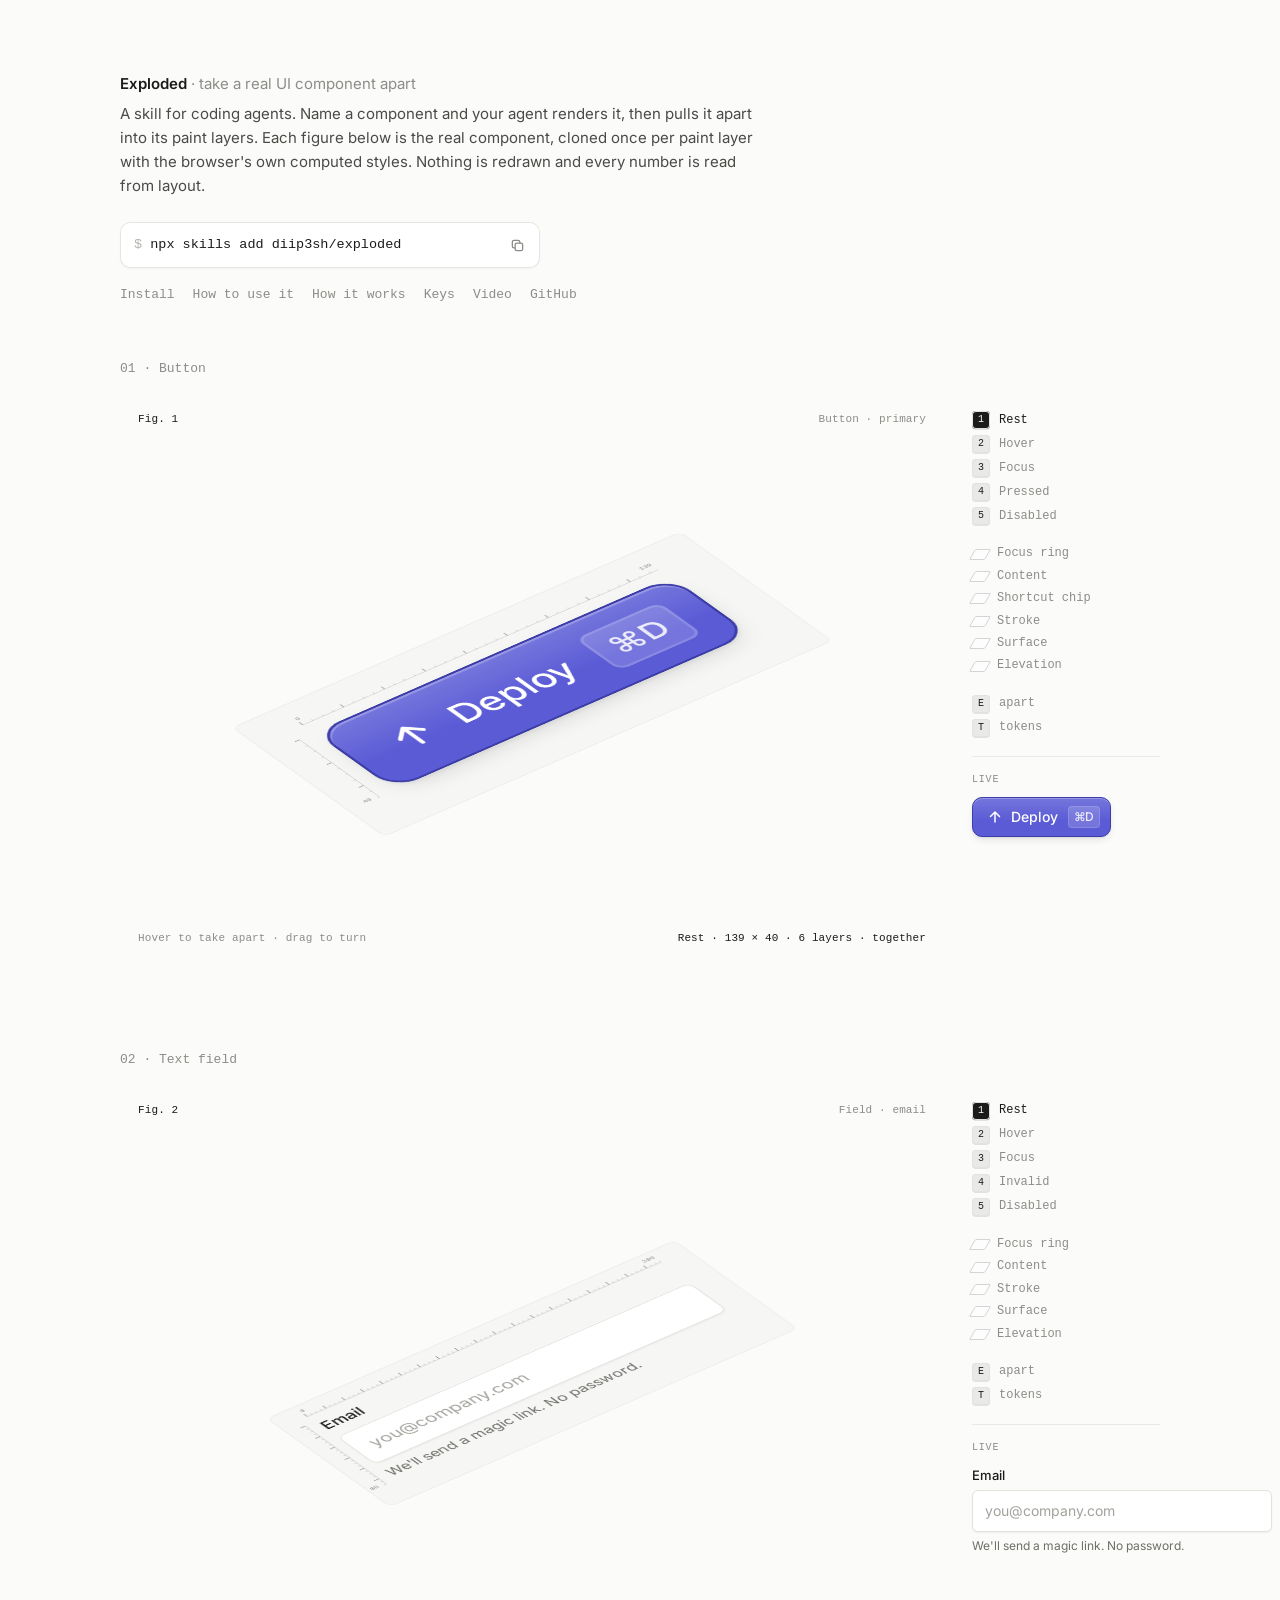
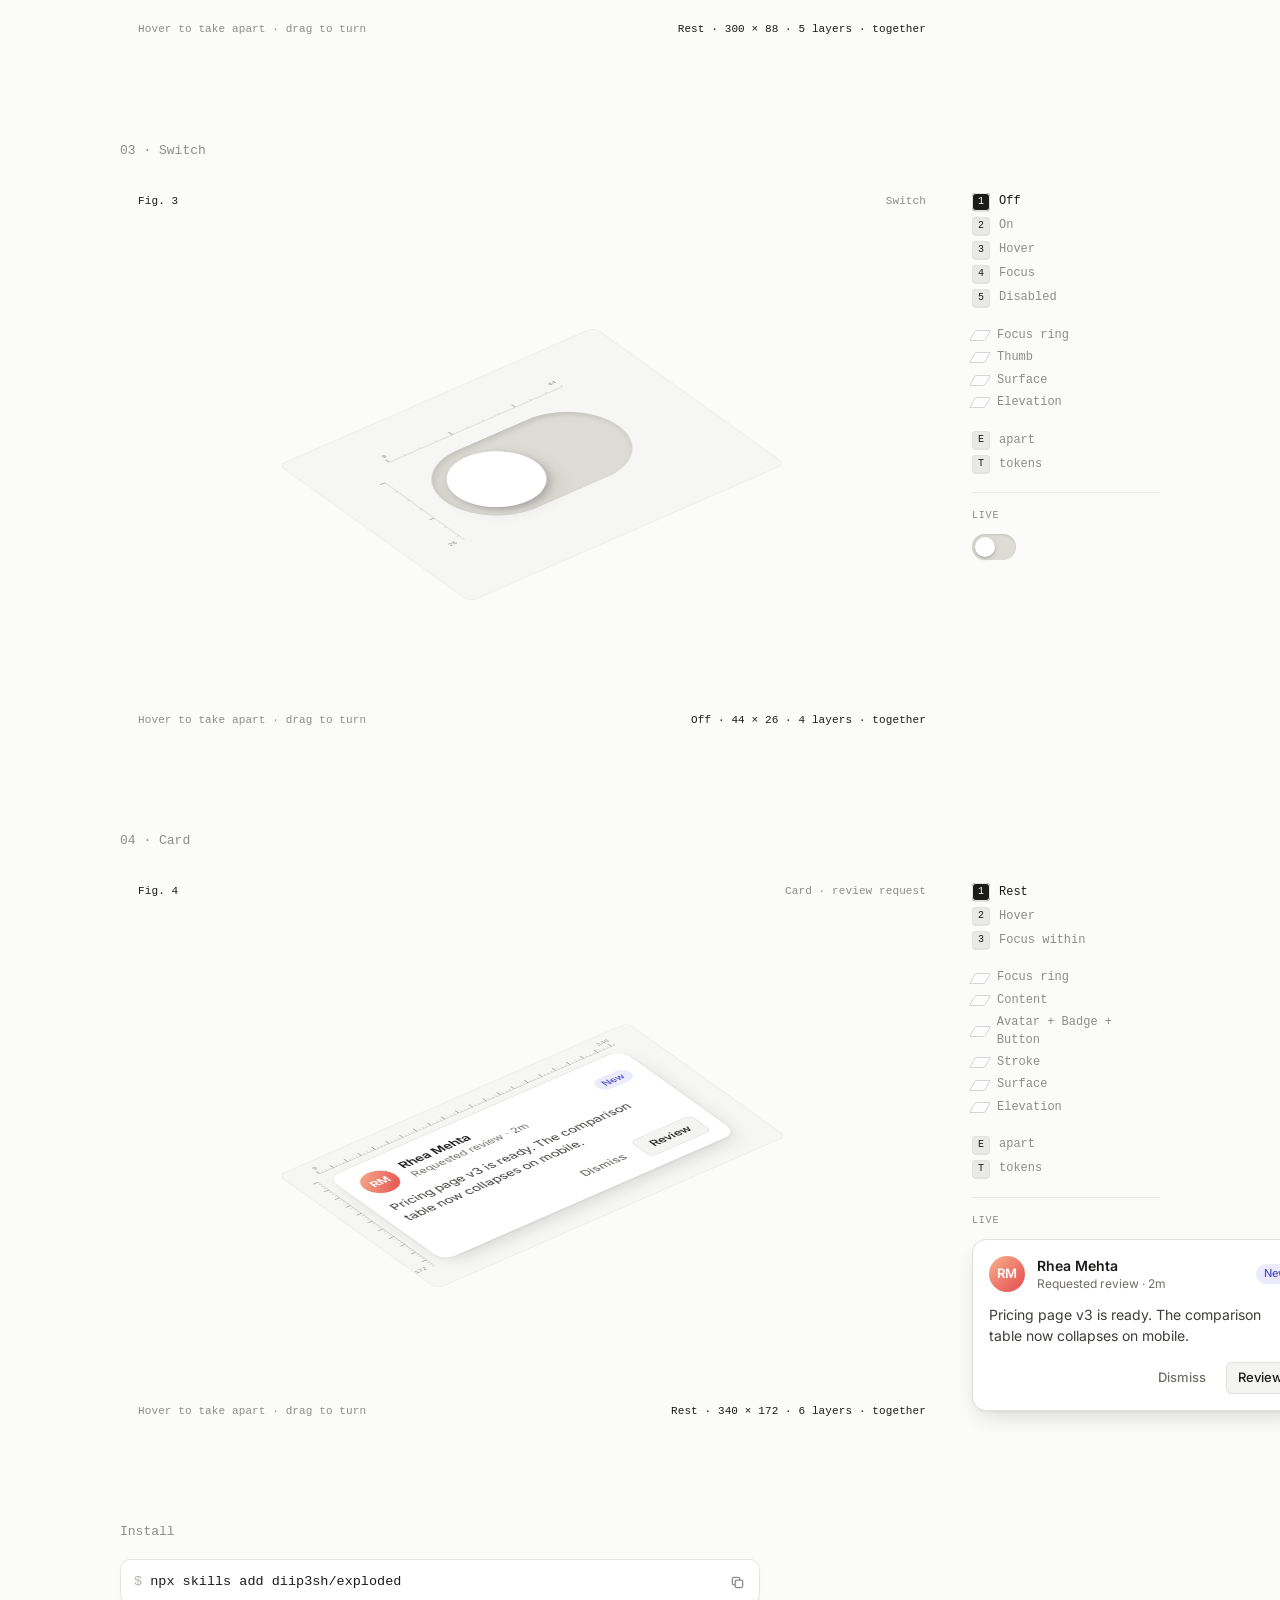
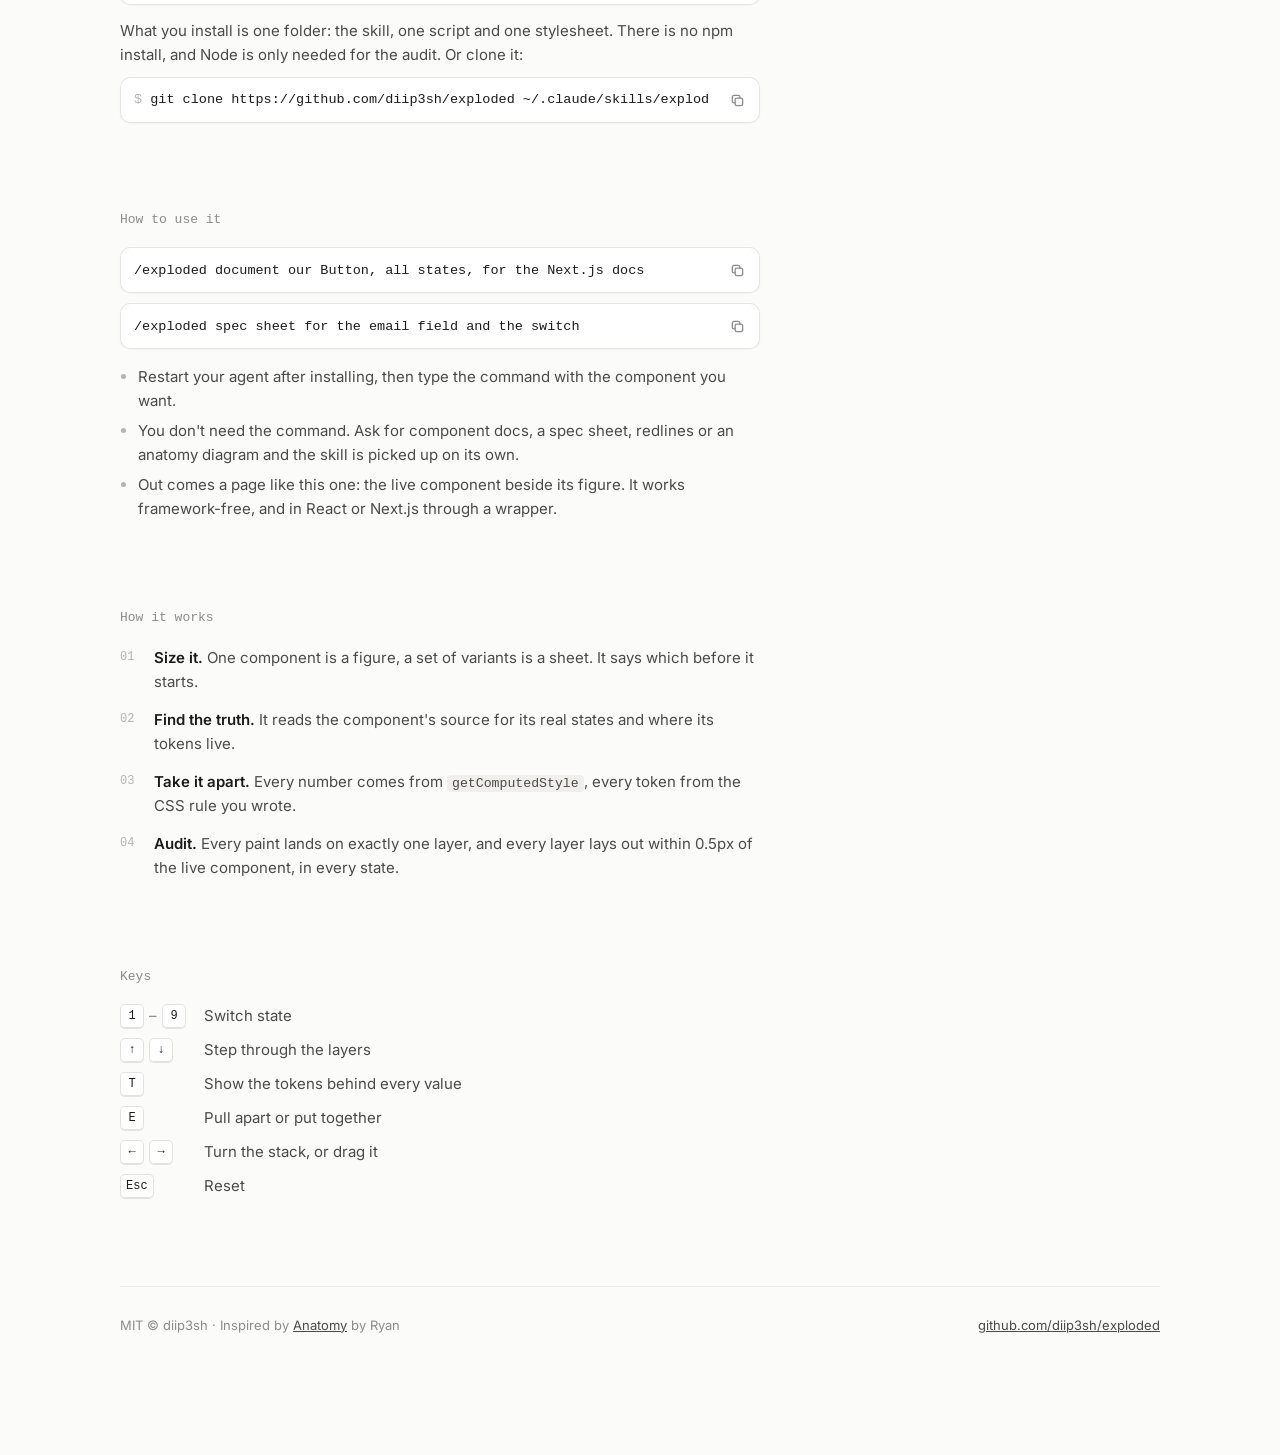
<file: index.html>
<!doctype html>
<html lang="en">
<head>
<meta charset="utf-8">
<meta name="viewport" content="width=device-width, initial-scale=1">
<title>Exploded · take a real UI component apart</title>
<meta name="description" content="A skill for coding agents that explodes a live UI component into its paint layers, states and tokens. Nothing is redrawn, no number is typed.">
<meta property="og:image" content="assets/poster.jpg">
<link rel="preconnect" href="https://fonts.googleapis.com">
<link rel="stylesheet" href="https://fonts.googleapis.com/css2?family=Inter:wght@400;500;600&display=swap">
<link rel="stylesheet" href="runtime/exploded.css" data-xp-own>
<style>
  /* ───────── page */
  body { margin: 0; background: #fbfbfa; color: #1b1b1a; font: 15px/1.6 Inter, system-ui, sans-serif; -webkit-font-smoothing: antialiased; }
  main { max-width: 1040px; margin: 0 auto; padding: 72px 28px 120px; }
  header { max-width: 640px; margin-bottom: 56px; }
  header h1 { font-size: 15px; font-weight: 600; margin: 0 0 6px; }
  header h1 span { color: #8d8c88; font-weight: 400; }
  header p { margin: 0; color: #4a4a47; }
  header nav { display: flex; flex-wrap: wrap; gap: 6px 18px; margin-top: 18px; font: 500 13px/1.4 ui-monospace, Menlo, monospace; }
  header nav a { color: #8d8c88; text-decoration: none; }
  header nav a:hover { color: #1b1b1a; }
  section { margin: 0 0 88px; scroll-margin-top: 32px; }
  section h2 { font: 500 13px/1.4 ui-monospace, Menlo, monospace; color: #8d8c88; margin: 0 0 18px; }
  .doc { max-width: 640px; }
  .doc p { margin: 14px 0 0; color: #4a4a47; }
  .doc ul { margin: 16px 0 0; padding-left: 18px; color: #4a4a47; display: grid; gap: 6px; }
  .doc li::marker { color: #b5b4af; }
  .doc b { color: #1b1b1a; font-weight: 600; }
  .doc code:not(.cmd code) { font: .88em ui-monospace, Menlo, monospace; padding: 1px 5px; border-radius: 4px; background: #f0efec; }

  .cmd { display: flex; align-items: center; gap: 10px; height: 46px; padding: 0 4px 0 14px; margin-top: 10px; box-sizing: border-box;
    border-radius: 10px; background: #fff; box-shadow: inset 0 0 0 1px #e6e5e1, 0 1px 2px rgba(16, 16, 20, .04); }
  .cmd code { flex: 1; min-width: 0; overflow-x: auto; white-space: nowrap; scrollbar-width: none; font: 13.5px/1 ui-monospace, Menlo, monospace; }
  .cmd code::before { content: "$ "; color: #b5b4af; }
  .cmd.slash code::before { content: none; }
  .copy { flex: none; display: grid; place-items: center; width: 38px; height: 38px; border: 0; border-radius: 7px; background: transparent; color: #8d8c88; cursor: pointer; transition: background .15s, color .15s; }
  .copy:hover { background: #f4f4f2; color: #1b1b1a; }
  .copy:focus-visible { outline: 2px solid #5b5bd6; outline-offset: 1px; }
  .copy svg { width: 15px; height: 15px; }
  .copy .done { display: none; color: #5b5bd6; }
  .copy.is-done .idle { display: none; }
  .copy.is-done .done { display: block; }
  header .cmd { margin-top: 24px; max-width: 420px; }

  .steps { list-style: none; margin: 0; padding: 0; display: grid; gap: 14px; }
  .steps li { display: grid; grid-template-columns: 34px 1fr; color: #4a4a47; }
  .steps .n { color: #b5b4af; font: 12px/1.95 ui-monospace, Menlo, monospace; }
  .keys { display: grid; grid-template-columns: auto 1fr; gap: 10px 18px; margin: 0; align-items: center; color: #4a4a47; }
  .keys dt { display: flex; gap: 5px; align-items: center; color: #8d8c88; }
  .keys dd { margin: 0; }
  kbd { display: inline-grid; place-items: center; min-width: 24px; height: 24px; padding: 0 6px; box-sizing: border-box; border-radius: 5px;
    background: #fff; box-shadow: inset 0 0 0 1px #e3e2de, 0 1px 0 #e3e2de; font: 500 12px/1 ui-monospace, Menlo, monospace; color: #1b1b1a; }

  footer { padding-top: 28px; border-top: 1px solid #ecebe7; color: #8d8c88; font-size: 13px; display: flex; flex-wrap: wrap; justify-content: space-between; gap: 8px 16px; }
  footer a { color: #4a4a47; }

  @media (max-width: 640px) { main { padding: 40px 16px 80px; } }

  /* ───────── design tokens (the component library under test) */
  :root {
    --font-sans: Inter, system-ui, sans-serif;
    --color-accent-400: #7c7cf0;
    --color-accent-500: #5b5bd6;
    --color-accent-600: #4f4fc4;
    --color-accent-700: #3e3ea8;
    --color-ring: rgba(91, 91, 214, 0.22);
    --color-danger: #e5484d;
    --color-danger-ring: rgba(229, 72, 77, 0.18);
    --color-surface: #ffffff;
    --color-surface-2: #f4f4f2;
    --color-border: #e3e2de;
    --color-border-strong: #c9c8c3;
    --color-text: #1b1b1a;
    --color-text-muted: #6f6e69;
    --radius-xs: 4px;
    --radius-sm: 6px;
    --radius-md: 10px;
    --radius-lg: 14px;
    --radius-full: 999px;
    --spacing: 4px;
    --shadow-xs: 0 1px 2px rgba(16, 16, 20, 0.06);
    --shadow-sm: 0 1px 2px rgba(16, 16, 20, 0.06), 0 4px 10px -3px rgba(16, 16, 20, 0.14);
    --shadow-md: 0 1px 2px rgba(16, 16, 20, 0.05), 0 10px 24px -8px rgba(16, 16, 20, 0.18);
    --highlight: inset 0 1px 0 rgba(255, 255, 255, 0.24);
  }

  /* ───────── Button */
  .btn {
    display: inline-flex; align-items: center; gap: calc(var(--spacing) * 2);
    height: 40px; padding: 0 calc(var(--spacing) * 2.5) 0 calc(var(--spacing) * 3.5);
    border-radius: var(--radius-md);
    border: 1px solid var(--color-accent-700);
    background-color: var(--color-accent-500);
    background-image: linear-gradient(180deg, rgba(255, 255, 255, 0.16), rgba(255, 255, 255, 0) 60%);
    color: #fff; font: 500 14px/20px var(--font-sans); letter-spacing: -0.006em;
    box-shadow: var(--highlight), var(--shadow-sm);
    cursor: pointer;
    transition: background-color 0.15s, box-shadow 0.15s, transform 0.1s;
  }
  .btn svg { width: 16px; height: 16px; flex: none; }
  .btn:hover { background-color: var(--color-accent-600); }
  .btn:focus-visible { outline: none; box-shadow: var(--highlight), var(--shadow-sm), 0 0 0 2px #fff, 0 0 0 4px var(--color-accent-500); }
  .btn:active { transform: translateY(1px); background-color: var(--color-accent-700); box-shadow: inset 0 1px 2px rgba(0, 0, 0, 0.25); }
  .btn:disabled { opacity: 0.45; cursor: not-allowed; box-shadow: none; }
  .btn-kbd {
    display: inline-flex; align-items: center; height: 22px; padding: 0 6px; margin-left: 2px;
    border-radius: var(--radius-xs);
    background: rgba(255, 255, 255, 0.16);
    box-shadow: inset 0 0 0 1px rgba(255, 255, 255, 0.14);
    font: 500 12px/1 var(--font-sans); color: rgba(255, 255, 255, 0.86);
  }

  /* ───────── Field */
  .field { display: flex; flex-direction: column; gap: calc(var(--spacing) * 1.5); width: 300px; font-family: var(--font-sans); }
  .field label { font: 500 13px/18px var(--font-sans); color: var(--color-text); }
  .field input {
    height: 40px; padding: 0 calc(var(--spacing) * 3);
    border-radius: var(--radius-sm);
    border: 1px solid var(--color-border);
    background: var(--color-surface);
    font: 400 14px/20px var(--font-sans); color: var(--color-text);
    box-shadow: var(--shadow-xs);
    outline: none;
    transition: border-color 0.15s, box-shadow 0.15s;
  }
  .field input::placeholder { color: #a3a29d; }
  .field input:hover { border-color: var(--color-border-strong); }
  .field input:focus { border-color: var(--color-accent-500); box-shadow: var(--shadow-xs), 0 0 0 3px var(--color-ring); }
  .field input[aria-invalid="true"] { border-color: var(--color-danger); }
  .field input[aria-invalid="true"]:focus { box-shadow: var(--shadow-xs), 0 0 0 3px var(--color-danger-ring); }
  .field input:disabled { background: var(--color-surface-2); color: #a3a29d; box-shadow: none; }
  .field .hint { font: 400 12px/16px var(--font-sans); color: var(--color-text-muted); }
  .field:has(input[aria-invalid="true"]) .hint { color: var(--color-danger); }

  /* ───────── Switch */
  .switch {
    all: unset; box-sizing: border-box;
    position: relative; display: inline-flex; align-items: center;
    width: 44px; height: 26px; padding: 3px;
    border-radius: var(--radius-full);
    background: #dcdbd6;
    box-shadow: inset 0 1px 2px rgba(0, 0, 0, 0.12);
    cursor: pointer;
    transition: background-color 0.2s;
  }
  .switch .thumb {
    display: block; width: 20px; height: 20px;
    border-radius: var(--radius-full);
    background: #fff;
    box-shadow: 0 1px 2px rgba(0, 0, 0, 0.18), 0 2px 6px -1px rgba(0, 0, 0, 0.14);
    transition: transform 0.2s cubic-bezier(.3,.7,.4,1);
  }
  .switch:hover { background: #cfcec8; }
  .switch[aria-checked="true"] { background: var(--color-accent-500); }
  .switch[aria-checked="true"] .thumb { transform: translateX(18px); }
  .switch:focus-visible { outline: 2px solid var(--color-accent-500); outline-offset: 2px; }
  .switch:disabled { opacity: 0.45; cursor: not-allowed; }

  /* ───────── Card */
  .card {
    width: 340px; box-sizing: border-box;
    padding: calc(var(--spacing) * 4);
    border-radius: var(--radius-lg);
    border: 1px solid var(--color-border);
    background: var(--color-surface);
    box-shadow: var(--shadow-md);
    font-family: var(--font-sans);
    transition: box-shadow 0.2s, transform 0.2s;
  }
  .card:hover { box-shadow: 0 1px 2px rgba(16, 16, 20, 0.05), 0 18px 36px -12px rgba(16, 16, 20, 0.24); }
  .card:focus-within { outline: 2px solid var(--color-accent-500); outline-offset: 3px; }
  .card-head { display: flex; align-items: center; gap: calc(var(--spacing) * 3); }
  .avatar {
    display: grid; place-items: center; width: 36px; height: 36px; flex: none;
    border-radius: var(--radius-full);
    background: linear-gradient(135deg, #f6b38e, #e5484d);
    font: 600 13px/1 var(--font-sans); color: #fff;
  }
  .who { display: flex; flex-direction: column; flex: 1; min-width: 0; }
  .who strong { font: 600 14px/20px var(--font-sans); color: var(--color-text); }
  .who span { font: 400 12px/16px var(--font-sans); color: var(--color-text-muted); }
  .badge {
    display: inline-flex; align-items: center; height: 20px; padding: 0 8px;
    border-radius: var(--radius-full);
    background: #ecebfd; color: var(--color-accent-600);
    font: 500 11px/1 var(--font-sans);
  }
  .card p { margin: calc(var(--spacing) * 3) 0 calc(var(--spacing) * 4); font: 400 14px/21px var(--font-sans); color: #3d3d3a; }
  .card-actions { display: flex; justify-content: flex-end; gap: calc(var(--spacing) * 2); }
  .btn-ghost, .btn-soft {
    all: unset; box-sizing: border-box; display: inline-flex; align-items: center; height: 32px; padding: 0 12px;
    border-radius: var(--radius-sm); font: 500 13px/1 var(--font-sans); cursor: pointer;
  }
  .btn-ghost { color: var(--color-text-muted); }
  .btn-soft { background: var(--color-surface-2); color: var(--color-text); box-shadow: inset 0 0 0 1px var(--color-border); }
</style>
</head>
<body>
<template id="copy-icons">
  <svg class="idle" viewBox="0 0 16 16" fill="none" stroke="currentColor" stroke-width="1.4" aria-hidden="true"><rect x="5.5" y="5.5" width="8" height="8" rx="1.8"/><path d="M10.5 5.5V4.3c0-1-.8-1.8-1.8-1.8H4.3c-1 0-1.8.8-1.8 1.8v4.4c0 1 .8 1.8 1.8 1.8h1.2"/></svg>
  <svg class="done" viewBox="0 0 16 16" fill="none" stroke="currentColor" stroke-width="1.6" stroke-linecap="round" stroke-linejoin="round" aria-hidden="true"><path d="m3.5 8.5 3 3 6-7"/></svg>
</template>

<main>
  <header>
    <h1>Exploded <span>· take a real UI component apart</span></h1>
    <p>A skill for coding agents. Name a component and your agent renders it, then pulls it apart into its paint layers. Each figure below is the real component, cloned once per paint layer with the browser's own computed styles. Nothing is redrawn and every number is read from layout.</p>
    <div class="cmd"><code>npx skills add diip3sh/exploded</code><button class="copy" type="button" aria-label="Copy install command"></button></div>
    <nav>
      <a href="#install">Install</a>
      <a href="#use">How to use it</a>
      <a href="#how">How it works</a>
      <a href="#keys">Keys</a>
      <a href="assets/demo.mp4">Video</a>
      <a href="https://github.com/diip3sh/exploded">GitHub</a>
    </nav>
  </header>

  <section><h2>01 · Button</h2><div id="fig-button"></div></section>
  <section><h2>02 · Text field</h2><div id="fig-field"></div></section>
  <section><h2>03 · Switch</h2><div id="fig-switch"></div></section>
  <section><h2>04 · Card</h2><div id="fig-card"></div></section>

  <section class="doc" id="install">
    <h2>Install</h2>
    <div class="cmd"><code>npx skills add diip3sh/exploded</code><button class="copy" type="button" aria-label="Copy install command"></button></div>
    <p>What you install is one folder: the skill, one script and one stylesheet. There is no npm install, and Node is only needed for the audit. Or clone it:</p>
    <div class="cmd"><code>git clone https://github.com/diip3sh/exploded ~/.claude/skills/exploded</code><button class="copy" type="button" aria-label="Copy git clone command"></button></div>
  </section>

  <section class="doc" id="use">
    <h2>How to use it</h2>
    <div class="cmd slash"><code>/exploded document our Button, all states, for the Next.js docs</code><button class="copy" type="button" aria-label="Copy example"></button></div>
    <div class="cmd slash"><code>/exploded spec sheet for the email field and the switch</code><button class="copy" type="button" aria-label="Copy example"></button></div>
    <ul>
      <li>Restart your agent after installing, then type the command with the component you want.</li>
      <li>You don't need the command. Ask for component docs, a spec sheet, redlines or an anatomy diagram and the skill is picked up on its own.</li>
      <li>Out comes a page like this one: the live component beside its figure. It works framework-free, and in React or Next.js through a wrapper.</li>
    </ul>
  </section>

  <section class="doc" id="how">
    <h2>How it works</h2>
    <ol class="steps">
      <li><span class="n">01</span><span><b>Size it.</b> One component is a figure, a set of variants is a sheet. It says which before it starts.</span></li>
      <li><span class="n">02</span><span><b>Find the truth.</b> It reads the component's source for its real states and where its tokens live.</span></li>
      <li><span class="n">03</span><span><b>Take it apart.</b> Every number comes from <code>getComputedStyle</code>, every token from the CSS rule you wrote.</span></li>
      <li><span class="n">04</span><span><b>Audit.</b> Every paint lands on exactly one layer, and every layer lays out within 0.5px of the live component, in every state.</span></li>
    </ol>
  </section>

  <section class="doc" id="keys">
    <h2>Keys</h2>
    <dl class="keys">
      <dt><kbd>1</kbd>–<kbd>9</kbd></dt><dd>Switch state</dd>
      <dt><kbd>↑</kbd><kbd>↓</kbd></dt><dd>Step through the layers</dd>
      <dt><kbd>T</kbd></dt><dd>Show the tokens behind every value</dd>
      <dt><kbd>E</kbd></dt><dd>Pull apart or put together</dd>
      <dt><kbd>←</kbd><kbd>→</kbd></dt><dd>Turn the stack, or drag it</dd>
      <dt><kbd>Esc</kbd></dt><dd>Reset</dd>
    </dl>
  </section>

  <footer>
    <span>MIT © diip3sh · Inspired by <a href="https://skills.wheresryan.sh/anatomy">Anatomy</a> by Ryan</span>
    <a href="https://github.com/diip3sh/exploded">github.com/diip3sh/exploded</a>
  </footer>

  <!-- The specimens. Exploded moves each into its figure's margin. -->
  <div hidden>
    <button class="btn" id="btn">
      <svg viewBox="0 0 16 16" fill="none" stroke="currentColor" stroke-width="1.5" stroke-linecap="round" stroke-linejoin="round" aria-hidden="true"><path d="M8 13V3M3.5 7.5 8 3l4.5 4.5"/></svg>
      Deploy
      <span class="btn-kbd">⌘D</span>
    </button>

    <div class="field" id="field">
      <label for="email">Email</label>
      <input id="email" type="email" placeholder="you@company.com">
      <span class="hint">We'll send a magic link. No password.</span>
    </div>

    <button class="switch" id="switch" role="switch" aria-checked="false" aria-label="Notifications"><span class="thumb"></span></button>

    <article class="card" id="card">
      <div class="card-head">
        <div class="avatar">RM</div>
        <div class="who"><strong>Rhea Mehta</strong><span>Requested review · 2m</span></div>
        <span class="badge">New</span>
      </div>
      <p>Pricing page v3 is ready. The comparison table now collapses on mobile.</p>
      <div class="card-actions">
        <button class="btn-ghost">Dismiss</button>
        <button class="btn-soft">Review</button>
      </div>
    </article>
  </div>
</main>

<script src="runtime/exploded.js"></script>
<script>
  document.fonts.ready.then(() => {
    window.figs = {
      button: Exploded.mount(document.getElementById("fig-button"), {
        fig: 1, title: "Button · primary", target: document.getElementById("btn"), states: "pressable",
        parts: { ".btn-kbd": "Shortcut chip" },
      }),
      field: Exploded.mount(document.getElementById("fig-field"), {
        fig: 2, title: "Field · email", target: document.getElementById("field"), stateTarget: "input", states: "field",
        splitStroke: "all",
      }),
      switch: Exploded.mount(document.getElementById("fig-switch"), {
        fig: 3, title: "Switch", target: document.getElementById("switch"),
        parts: { ".thumb": "Thumb" },
        states: [
          { id: "rest", label: "Off" },
          { id: "on", label: "On", attrs: { "aria-checked": "true" } },
          { id: "hover", label: "Hover", pseudo: ["hover"] },
          { id: "focus", label: "Focus", pseudo: ["focus", "focus-visible"], attrs: { "aria-checked": "true" } },
          { id: "disabled", label: "Disabled", attrs: { disabled: "" } },
        ],
      }),
      card: Exploded.mount(document.getElementById("fig-card"), {
        fig: 4, title: "Card · review request", target: document.getElementById("card"),
        parts: { ".avatar": "Avatar", ".badge": "Badge", ".btn-soft": "Button", ".btn-ghost": "Button" },
        states: [
          { id: "rest", label: "Rest" },
          { id: "hover", label: "Hover", pseudo: ["hover"] },
          { id: "focus", label: "Focus within", pseudo: ["focus-within"] },
        ],
      }),
    };
    // mount() resolves once every state has been captured.
    Promise.all(Object.values(window.figs)).then((apis) => Object.keys(window.figs).forEach((k, i) => (window.figs[k] = apis[i])));
  });
  const icons = document.getElementById("copy-icons").innerHTML;
  document.querySelectorAll(".copy").forEach((b) => {
    b.innerHTML = icons;
    b.addEventListener("click", async () => {
      try { await navigator.clipboard.writeText(b.previousElementSibling.textContent); } catch (_) { return; }
      b.classList.add("is-done");
      setTimeout(() => b.classList.remove("is-done"), 1400);
    });
  });
</script>
</body>
</html>
</file>
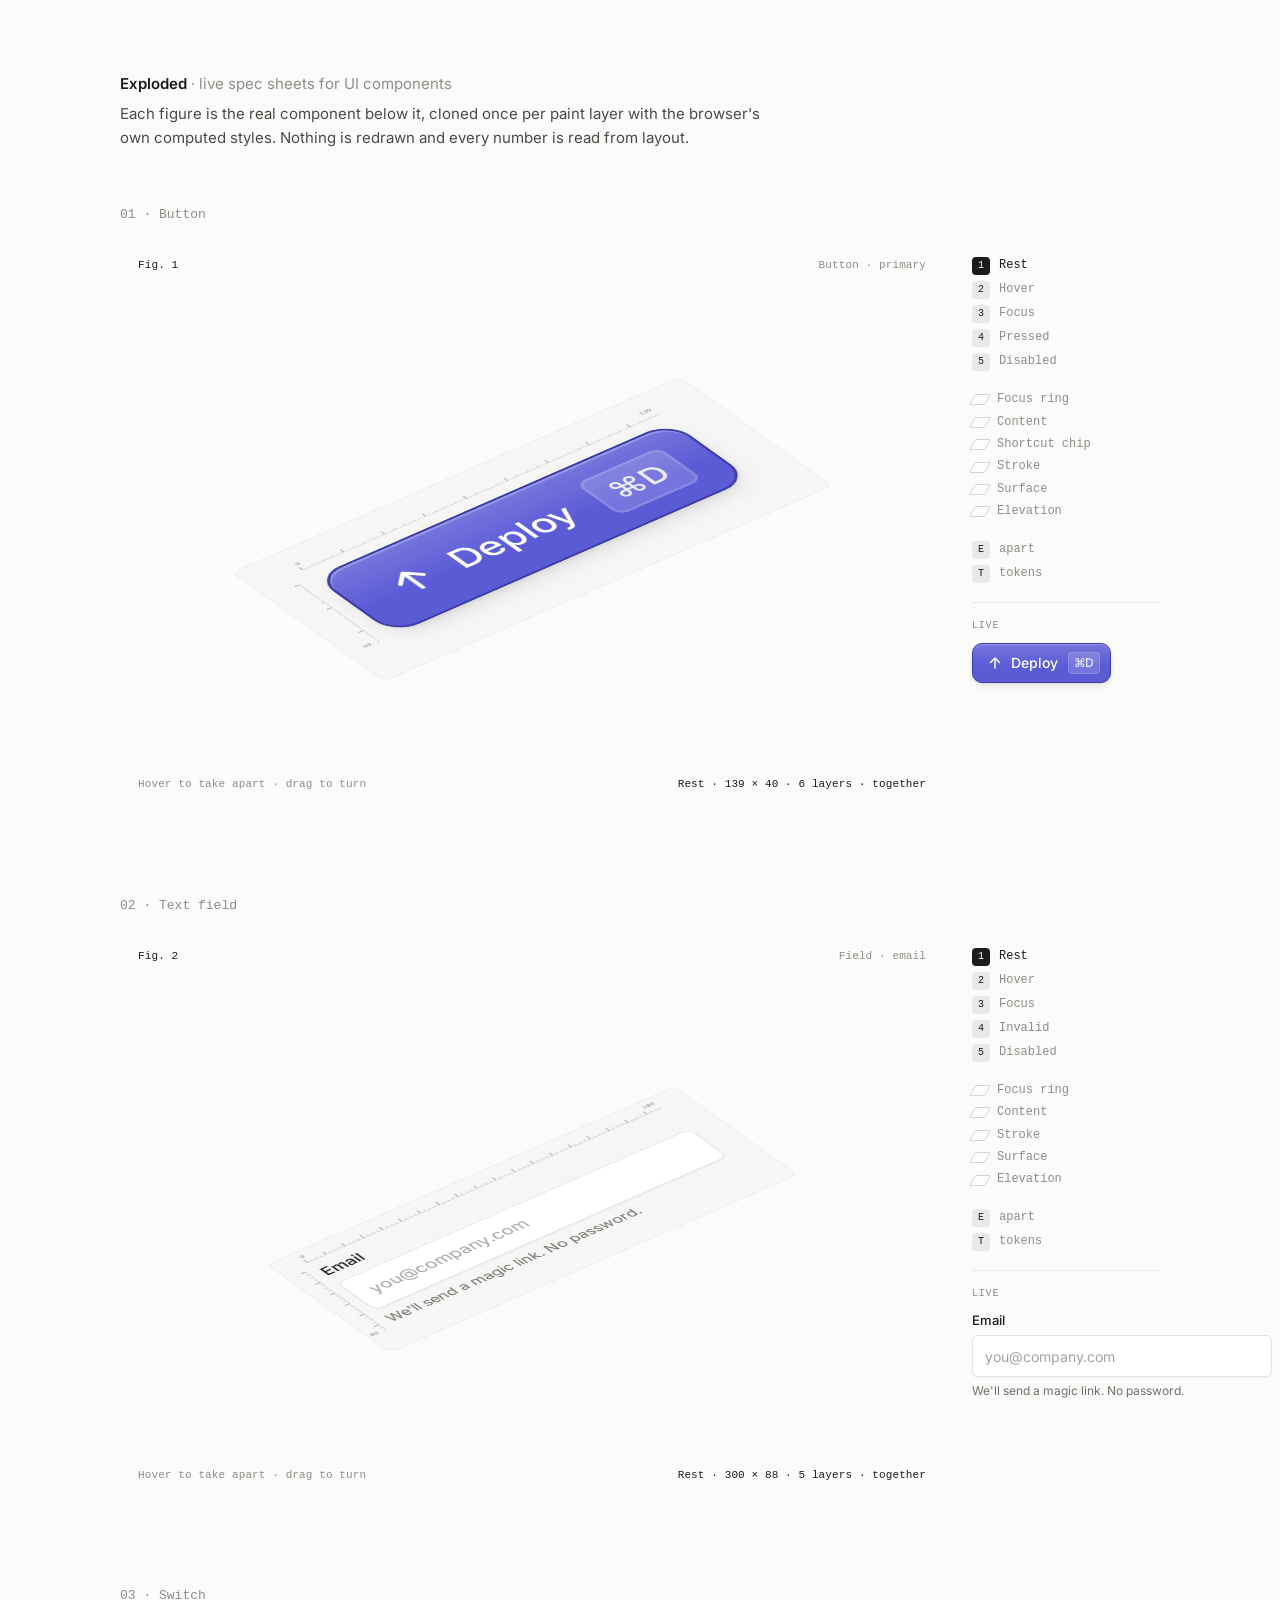
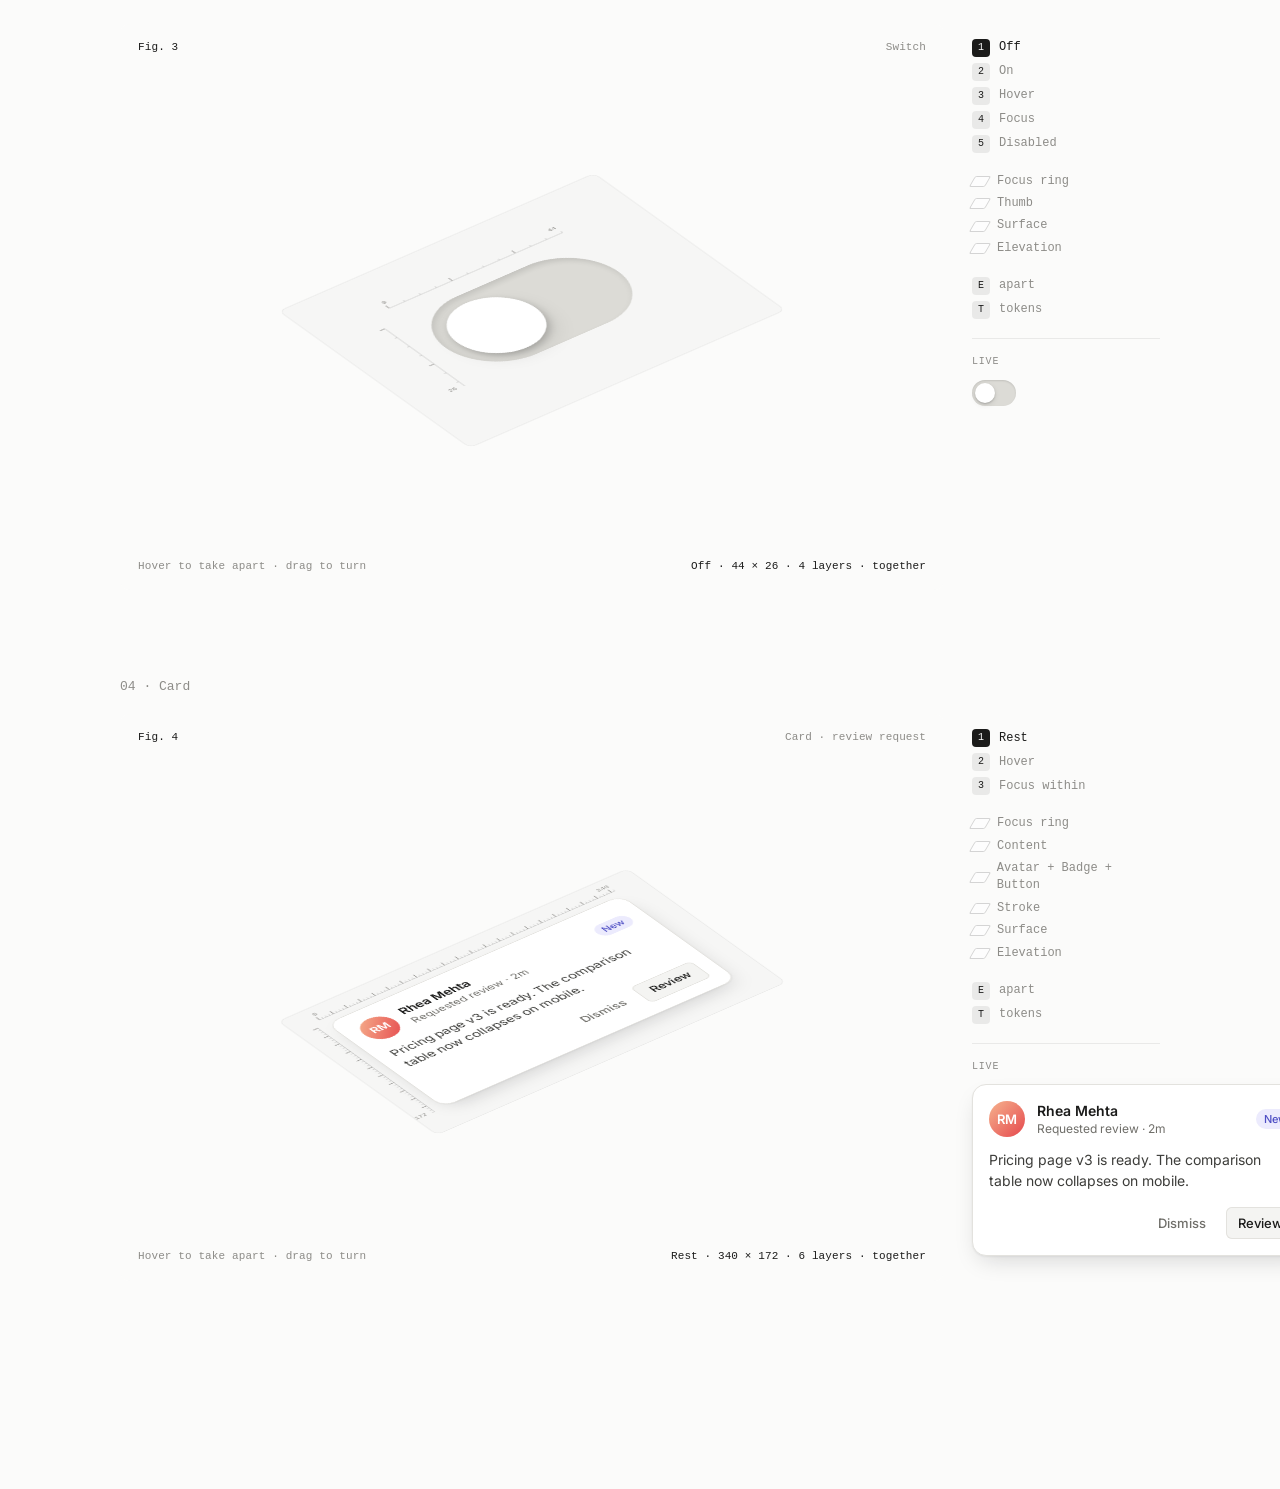
<file: examples/gallery/index.html>
<!doctype html>
<html lang="en">
<head>
<meta charset="utf-8">
<meta name="viewport" content="width=device-width, initial-scale=1">
<title>Exploded · gallery</title>
<link rel="preconnect" href="https://fonts.googleapis.com">
<link rel="stylesheet" href="https://fonts.googleapis.com/css2?family=Inter:wght@400;500;600&display=swap">
<link rel="stylesheet" href="../../runtime/exploded.css" data-xp-own>
<style>
  /* ───────── page */
  body { margin: 0; background: #fbfbfa; color: #1b1b1a; font: 15px/1.6 Inter, system-ui, sans-serif; -webkit-font-smoothing: antialiased; }
  main { max-width: 1040px; margin: 0 auto; padding: 72px 28px 120px; }
  header { max-width: 640px; margin-bottom: 56px; }
  header h1 { font-size: 15px; font-weight: 600; margin: 0 0 6px; }
  header h1 span { color: #8d8c88; font-weight: 400; }
  header p { margin: 0; color: #4a4a47; }
  section { margin: 0 0 88px; }
  section h2 { font: 500 13px/1.4 ui-monospace, Menlo, monospace; color: #8d8c88; margin: 0 0 18px; }

  /* ───────── design tokens (the component library under test) */
  :root {
    --font-sans: Inter, system-ui, sans-serif;
    --color-accent-400: #7c7cf0;
    --color-accent-500: #5b5bd6;
    --color-accent-600: #4f4fc4;
    --color-accent-700: #3e3ea8;
    --color-ring: rgba(91, 91, 214, 0.22);
    --color-danger: #e5484d;
    --color-danger-ring: rgba(229, 72, 77, 0.18);
    --color-surface: #ffffff;
    --color-surface-2: #f4f4f2;
    --color-border: #e3e2de;
    --color-border-strong: #c9c8c3;
    --color-text: #1b1b1a;
    --color-text-muted: #6f6e69;
    --radius-xs: 4px;
    --radius-sm: 6px;
    --radius-md: 10px;
    --radius-lg: 14px;
    --radius-full: 999px;
    --spacing: 4px;
    --shadow-xs: 0 1px 2px rgba(16, 16, 20, 0.06);
    --shadow-sm: 0 1px 2px rgba(16, 16, 20, 0.06), 0 4px 10px -3px rgba(16, 16, 20, 0.14);
    --shadow-md: 0 1px 2px rgba(16, 16, 20, 0.05), 0 10px 24px -8px rgba(16, 16, 20, 0.18);
    --highlight: inset 0 1px 0 rgba(255, 255, 255, 0.24);
  }

  /* ───────── Button */
  .btn {
    display: inline-flex; align-items: center; gap: calc(var(--spacing) * 2);
    height: 40px; padding: 0 calc(var(--spacing) * 2.5) 0 calc(var(--spacing) * 3.5);
    border-radius: var(--radius-md);
    border: 1px solid var(--color-accent-700);
    background-color: var(--color-accent-500);
    background-image: linear-gradient(180deg, rgba(255, 255, 255, 0.16), rgba(255, 255, 255, 0) 60%);
    color: #fff; font: 500 14px/20px var(--font-sans); letter-spacing: -0.006em;
    box-shadow: var(--highlight), var(--shadow-sm);
    cursor: pointer;
    transition: background-color 0.15s, box-shadow 0.15s, transform 0.1s;
  }
  .btn svg { width: 16px; height: 16px; flex: none; }
  .btn:hover { background-color: var(--color-accent-600); }
  .btn:focus-visible { outline: none; box-shadow: var(--highlight), var(--shadow-sm), 0 0 0 2px #fff, 0 0 0 4px var(--color-accent-500); }
  .btn:active { transform: translateY(1px); background-color: var(--color-accent-700); box-shadow: inset 0 1px 2px rgba(0, 0, 0, 0.25); }
  .btn:disabled { opacity: 0.45; cursor: not-allowed; box-shadow: none; }
  .btn-kbd {
    display: inline-flex; align-items: center; height: 22px; padding: 0 6px; margin-left: 2px;
    border-radius: var(--radius-xs);
    background: rgba(255, 255, 255, 0.16);
    box-shadow: inset 0 0 0 1px rgba(255, 255, 255, 0.14);
    font: 500 12px/1 var(--font-sans); color: rgba(255, 255, 255, 0.86);
  }

  /* ───────── Field */
  .field { display: flex; flex-direction: column; gap: calc(var(--spacing) * 1.5); width: 300px; font-family: var(--font-sans); }
  .field label { font: 500 13px/18px var(--font-sans); color: var(--color-text); }
  .field input {
    height: 40px; padding: 0 calc(var(--spacing) * 3);
    border-radius: var(--radius-sm);
    border: 1px solid var(--color-border);
    background: var(--color-surface);
    font: 400 14px/20px var(--font-sans); color: var(--color-text);
    box-shadow: var(--shadow-xs);
    outline: none;
    transition: border-color 0.15s, box-shadow 0.15s;
  }
  .field input::placeholder { color: #a3a29d; }
  .field input:hover { border-color: var(--color-border-strong); }
  .field input:focus { border-color: var(--color-accent-500); box-shadow: var(--shadow-xs), 0 0 0 3px var(--color-ring); }
  .field input[aria-invalid="true"] { border-color: var(--color-danger); }
  .field input[aria-invalid="true"]:focus { box-shadow: var(--shadow-xs), 0 0 0 3px var(--color-danger-ring); }
  .field input:disabled { background: var(--color-surface-2); color: #a3a29d; box-shadow: none; }
  .field .hint { font: 400 12px/16px var(--font-sans); color: var(--color-text-muted); }
  .field:has(input[aria-invalid="true"]) .hint { color: var(--color-danger); }

  /* ───────── Switch */
  .switch {
    all: unset; box-sizing: border-box;
    position: relative; display: inline-flex; align-items: center;
    width: 44px; height: 26px; padding: 3px;
    border-radius: var(--radius-full);
    background: #dcdbd6;
    box-shadow: inset 0 1px 2px rgba(0, 0, 0, 0.12);
    cursor: pointer;
    transition: background-color 0.2s;
  }
  .switch .thumb {
    display: block; width: 20px; height: 20px;
    border-radius: var(--radius-full);
    background: #fff;
    box-shadow: 0 1px 2px rgba(0, 0, 0, 0.18), 0 2px 6px -1px rgba(0, 0, 0, 0.14);
    transition: transform 0.2s cubic-bezier(.3,.7,.4,1);
  }
  .switch:hover { background: #cfcec8; }
  .switch[aria-checked="true"] { background: var(--color-accent-500); }
  .switch[aria-checked="true"] .thumb { transform: translateX(18px); }
  .switch:focus-visible { outline: 2px solid var(--color-accent-500); outline-offset: 2px; }
  .switch:disabled { opacity: 0.45; cursor: not-allowed; }

  /* ───────── Card */
  .card {
    width: 340px; box-sizing: border-box;
    padding: calc(var(--spacing) * 4);
    border-radius: var(--radius-lg);
    border: 1px solid var(--color-border);
    background: var(--color-surface);
    box-shadow: var(--shadow-md);
    font-family: var(--font-sans);
    transition: box-shadow 0.2s, transform 0.2s;
  }
  .card:hover { box-shadow: 0 1px 2px rgba(16, 16, 20, 0.05), 0 18px 36px -12px rgba(16, 16, 20, 0.24); }
  .card:focus-within { outline: 2px solid var(--color-accent-500); outline-offset: 3px; }
  .card-head { display: flex; align-items: center; gap: calc(var(--spacing) * 3); }
  .avatar {
    display: grid; place-items: center; width: 36px; height: 36px; flex: none;
    border-radius: var(--radius-full);
    background: linear-gradient(135deg, #f6b38e, #e5484d);
    font: 600 13px/1 var(--font-sans); color: #fff;
  }
  .who { display: flex; flex-direction: column; flex: 1; min-width: 0; }
  .who strong { font: 600 14px/20px var(--font-sans); color: var(--color-text); }
  .who span { font: 400 12px/16px var(--font-sans); color: var(--color-text-muted); }
  .badge {
    display: inline-flex; align-items: center; height: 20px; padding: 0 8px;
    border-radius: var(--radius-full);
    background: #ecebfd; color: var(--color-accent-600);
    font: 500 11px/1 var(--font-sans);
  }
  .card p { margin: calc(var(--spacing) * 3) 0 calc(var(--spacing) * 4); font: 400 14px/21px var(--font-sans); color: #3d3d3a; }
  .card-actions { display: flex; justify-content: flex-end; gap: calc(var(--spacing) * 2); }
  .btn-ghost, .btn-soft {
    all: unset; box-sizing: border-box; display: inline-flex; align-items: center; height: 32px; padding: 0 12px;
    border-radius: var(--radius-sm); font: 500 13px/1 var(--font-sans); cursor: pointer;
  }
  .btn-ghost { color: var(--color-text-muted); }
  .btn-soft { background: var(--color-surface-2); color: var(--color-text); box-shadow: inset 0 0 0 1px var(--color-border); }
</style>
</head>
<body>
<main>
  <header>
    <h1>Exploded <span>· live spec sheets for UI components</span></h1>
    <p>Each figure is the real component below it, cloned once per paint layer with the browser's own computed styles. Nothing is redrawn and every number is read from layout.</p>
  </header>

  <section><h2>01 · Button</h2><div id="fig-button"></div></section>
  <section><h2>02 · Text field</h2><div id="fig-field"></div></section>
  <section><h2>03 · Switch</h2><div id="fig-switch"></div></section>
  <section><h2>04 · Card</h2><div id="fig-card"></div></section>

  <!-- The specimens. Exploded moves each into its figure's margin. -->
  <div hidden>
    <button class="btn" id="btn">
      <svg viewBox="0 0 16 16" fill="none" stroke="currentColor" stroke-width="1.5" stroke-linecap="round" stroke-linejoin="round" aria-hidden="true"><path d="M8 13V3M3.5 7.5 8 3l4.5 4.5"/></svg>
      Deploy
      <span class="btn-kbd">⌘D</span>
    </button>

    <div class="field" id="field">
      <label for="email">Email</label>
      <input id="email" type="email" placeholder="you@company.com">
      <span class="hint">We'll send a magic link. No password.</span>
    </div>

    <button class="switch" id="switch" role="switch" aria-checked="false" aria-label="Notifications"><span class="thumb"></span></button>

    <article class="card" id="card">
      <div class="card-head">
        <div class="avatar">RM</div>
        <div class="who"><strong>Rhea Mehta</strong><span>Requested review · 2m</span></div>
        <span class="badge">New</span>
      </div>
      <p>Pricing page v3 is ready. The comparison table now collapses on mobile.</p>
      <div class="card-actions">
        <button class="btn-ghost">Dismiss</button>
        <button class="btn-soft">Review</button>
      </div>
    </article>
  </div>
</main>

<script src="../../runtime/exploded.js"></script>
<script>
  document.fonts.ready.then(() => {
    window.figs = {
      button: Exploded.mount(document.getElementById("fig-button"), {
        fig: 1, title: "Button · primary", target: document.getElementById("btn"), states: "pressable",
        parts: { ".btn-kbd": "Shortcut chip" },
      }),
      field: Exploded.mount(document.getElementById("fig-field"), {
        fig: 2, title: "Field · email", target: document.getElementById("field"), stateTarget: "input", states: "field",
        splitStroke: "all",
      }),
      switch: Exploded.mount(document.getElementById("fig-switch"), {
        fig: 3, title: "Switch", target: document.getElementById("switch"),
        parts: { ".thumb": "Thumb" },
        states: [
          { id: "rest", label: "Off" },
          { id: "on", label: "On", attrs: { "aria-checked": "true" } },
          { id: "hover", label: "Hover", pseudo: ["hover"] },
          { id: "focus", label: "Focus", pseudo: ["focus", "focus-visible"], attrs: { "aria-checked": "true" } },
          { id: "disabled", label: "Disabled", attrs: { disabled: "" } },
        ],
      }),
      card: Exploded.mount(document.getElementById("fig-card"), {
        fig: 4, title: "Card · review request", target: document.getElementById("card"),
        parts: { ".avatar": "Avatar", ".badge": "Badge", ".btn-soft": "Button", ".btn-ghost": "Button" },
        states: [
          { id: "rest", label: "Rest" },
          { id: "hover", label: "Hover", pseudo: ["hover"] },
          { id: "focus", label: "Focus within", pseudo: ["focus-within"] },
        ],
      }),
    };
    // mount() resolves once every state has been captured.
    Promise.all(Object.values(window.figs)).then((apis) => Object.keys(window.figs).forEach((k, i) => (window.figs[k] = apis[i])));
  });
</script>
</body>
</html>
</file>
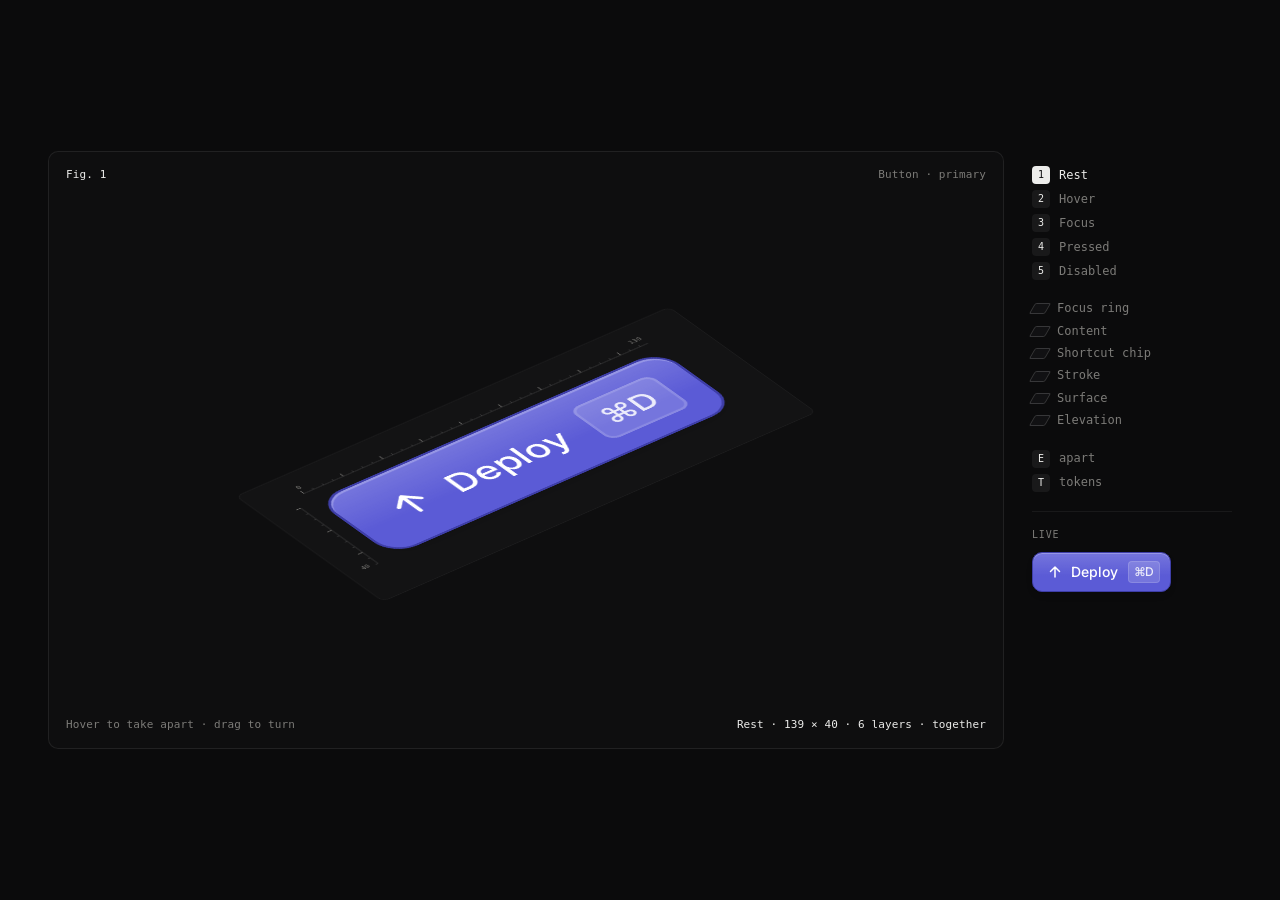
<file: examples/record/index.html>
<!doctype html>
<html lang="en">
<head>
<meta charset="utf-8">
<meta name="viewport" content="width=device-width, initial-scale=1">
<title>Exploded · recording</title>
<link rel="preconnect" href="https://fonts.googleapis.com">
<link rel="stylesheet" href="https://fonts.googleapis.com/css2?family=Inter:wght@400;500;600&display=swap">
<link rel="stylesheet" href="../../runtime/exploded.css" data-xp-own>
<style>
  html, body { margin: 0; height: 100%; background: #0b0b0c; color: #ececea; font: 15px/1.6 Inter, system-ui, sans-serif; -webkit-font-smoothing: antialiased; }
  main { min-height: 100%; display: grid; place-items: center; padding: 48px; box-sizing: border-box; }
  #fig { width: min(1280px, 100%); }
  .xp { --xp-card: #0e0e0f; grid-template-columns: minmax(0, 1fr) 200px; }
  .xp-card { aspect-ratio: 16 / 10; box-shadow: inset 0 0 0 1px rgba(255, 255, 255, 0.08); }
  .xp-card:focus-visible { outline: none; }
  /* ───────── design tokens (the component library under test) */
  :root {
    --font-sans: Inter, system-ui, sans-serif;
    --color-accent-400: #7c7cf0;
    --color-accent-500: #5b5bd6;
    --color-accent-600: #4f4fc4;
    --color-accent-700: #3e3ea8;
    --color-ring: rgba(91, 91, 214, 0.22);
    --color-danger: #e5484d;
    --color-danger-ring: rgba(229, 72, 77, 0.18);
    --color-surface: #ffffff;
    --color-surface-2: #f4f4f2;
    --color-border: #e3e2de;
    --color-border-strong: #c9c8c3;
    --color-text: #1b1b1a;
    --color-text-muted: #6f6e69;
    --radius-xs: 4px;
    --radius-sm: 6px;
    --radius-md: 10px;
    --radius-lg: 14px;
    --radius-full: 999px;
    --spacing: 4px;
    --shadow-xs: 0 1px 2px rgba(16, 16, 20, 0.06);
    --shadow-sm: 0 1px 2px rgba(16, 16, 20, 0.06), 0 4px 10px -3px rgba(16, 16, 20, 0.14);
    --shadow-md: 0 1px 2px rgba(16, 16, 20, 0.05), 0 10px 24px -8px rgba(16, 16, 20, 0.18);
    --highlight: inset 0 1px 0 rgba(255, 255, 255, 0.24);
  }

  /* ───────── Button */
  .btn {
    display: inline-flex; align-items: center; gap: calc(var(--spacing) * 2);
    height: 40px; padding: 0 calc(var(--spacing) * 2.5) 0 calc(var(--spacing) * 3.5);
    border-radius: var(--radius-md);
    border: 1px solid var(--color-accent-700);
    background-color: var(--color-accent-500);
    background-image: linear-gradient(180deg, rgba(255, 255, 255, 0.16), rgba(255, 255, 255, 0) 60%);
    color: #fff; font: 500 14px/20px var(--font-sans); letter-spacing: -0.006em;
    box-shadow: var(--highlight), var(--shadow-sm);
    cursor: pointer;
    transition: background-color 0.15s, box-shadow 0.15s, transform 0.1s;
  }
  .btn svg { width: 16px; height: 16px; flex: none; }
  .btn:hover { background-color: var(--color-accent-600); }
  .btn:focus-visible { outline: none; box-shadow: var(--highlight), var(--shadow-sm), 0 0 0 2px #fff, 0 0 0 4px var(--color-accent-500); }
  .btn:active { transform: translateY(1px); background-color: var(--color-accent-700); box-shadow: inset 0 1px 2px rgba(0, 0, 0, 0.25); }
  .btn:disabled { opacity: 0.45; cursor: not-allowed; box-shadow: none; }
  .btn-kbd {
    display: inline-flex; align-items: center; height: 22px; padding: 0 6px; margin-left: 2px;
    border-radius: var(--radius-xs);
    background: rgba(255, 255, 255, 0.16);
    box-shadow: inset 0 0 0 1px rgba(255, 255, 255, 0.14);
    font: 500 12px/1 var(--font-sans); color: rgba(255, 255, 255, 0.86);
  }

</style>
</head>
<body>
<main><div id="fig"></div></main>
<div hidden>
  <button class="btn" id="btn">
    <svg viewBox="0 0 16 16" fill="none" stroke="currentColor" stroke-width="1.5" stroke-linecap="round" stroke-linejoin="round" aria-hidden="true"><path d="M8 13V3M3.5 7.5 8 3l4.5 4.5"/></svg>
    Deploy
    <span class="btn-kbd">⌘D</span>
  </button>
</div>
<script src="../../runtime/exploded.js"></script>
<script>
  document.fonts.ready.then(() => {
    window.fig = Exploded.mount(document.getElementById("fig"), {
      fig: 1, title: "Button · primary", target: document.getElementById("btn"), states: "pressable",
      parts: { ".btn-kbd": "Shortcut chip" }, theme: "dark", tour: false, stack: 0.46,
    });
    document.querySelector(".xp-card").focus({ preventScroll: true });
  });
</script>
</body>
</html>
</file>
<file: runtime/exploded.css>
/*! Exploded runtime v0.1 · MIT */
.xp {
  --xp-card: #fbfbfa;
  --xp-page: #fbfbfa;
  --xp-text: #1b1b1a;
  --xp-muted: #8d8c88;
  --xp-faint: rgba(0, 0, 0, 0.07);
  --xp-line: rgba(0, 0, 0, 0.16);
  --xp-sheet: rgba(255, 255, 255, 0.5);
  --xp-sheet-line: rgba(0, 0, 0, 0.13);
  --xp-mat: rgba(0, 0, 0, 0.018);
  --xp-lit: #e5484d;
  --xp-lit-soft: rgba(229, 72, 77, 0.09);
  --xp-gap: rgba(229, 72, 77, 0.16);
  --xp-mono: ui-monospace, "SF Mono", "JetBrains Mono", Menlo, monospace;
  --xp-sans: inherit;
  display: grid;
  grid-template-columns: minmax(0, 1fr) 188px;
  gap: 28px;
  align-items: start;
  font-family: var(--xp-sans);
  color: var(--xp-text);
}
.xp[data-theme="dark"] {
  --xp-card: #0e0e0f;
  --xp-page: #0b0b0c;
  --xp-text: #ececea;
  --xp-muted: #7c7b78;
  --xp-faint: rgba(255, 255, 255, 0.06);
  --xp-line: rgba(255, 255, 255, 0.16);
  --xp-sheet: rgba(24, 24, 26, 0.5);
  --xp-sheet-line: rgba(255, 255, 255, 0.13);
  --xp-mat: rgba(255, 255, 255, 0.02);
  --xp-lit: #ff6369;
  --xp-lit-soft: rgba(255, 99, 105, 0.1);
  --xp-gap: rgba(255, 99, 105, 0.18);
}

/* ── card */
.xp-card {
  position: relative;
  aspect-ratio: 16 / 11;
  min-height: 380px;
  background: var(--xp-card);
  border-radius: 10px;
  outline: none;
  overflow: hidden;
  touch-action: pan-y;
  cursor: grab;
  user-select: none;
}
.xp-card:active { cursor: grabbing; }
.xp-card:focus-visible { outline: 1px solid var(--xp-muted); outline-offset: 6px; }
.xp-corner {
  position: absolute;
  z-index: 2;
  font: 11px/1.4 var(--xp-mono);
  color: var(--xp-muted);
  letter-spacing: 0.01em;
  pointer-events: none;
  max-width: 60%;
}
.xp-tl { top: 16px; left: 18px; color: var(--xp-text); }
.xp-tr { top: 16px; right: 18px; text-align: right; }
.xp-bl { bottom: 16px; left: 18px; }
.xp-br { bottom: 16px; right: 18px; text-align: right; color: var(--xp-text); font-variant-numeric: tabular-nums; }

/* ── 3D stage */
.xp-viewport { position: absolute; inset: 44px 0 40px; perspective: none; }
.xp-origin { position: absolute; left: 50%; top: 50%; width: 0; height: 0; transform-style: preserve-3d; }
.xp-scene { position: absolute; left: 0; top: 0; width: 0; height: 0; transform-style: preserve-3d; }
.xp-plate { position: absolute; transform-style: flat; }
.xp-zoom { position: absolute; left: 0; top: 0; pointer-events: none; }
.xp-paints, .xp-paint { position: absolute; left: 0; top: 0; }
.xp-paint { opacity: 0; transition: opacity 0.24s ease; }
.xp-paint.is-on { opacity: 1; }
@media (prefers-reduced-motion: reduce) { .xp-paint { transition: none; } }
.xp-mute-ph::placeholder { color: transparent !important; -webkit-text-fill-color: transparent !important; }

/* A sheet is the glass each layer is printed on. */
.xp-sheet {
  position: absolute;
  border: 1px solid var(--xp-sheet-line);
  background: var(--xp-sheet);
  border-radius: 6px;
  pointer-events: auto;
  transition: background-color 0.24s ease, border-color 0.24s ease;
}
.xp-plate.is-active .xp-sheet { border-color: var(--xp-lit); }
.xp-plate.is-empty .xp-sheet { border-style: dashed; background: transparent !important; }
.xp-backing { position: absolute; left: 0; top: 0; width: 0; height: 0; opacity: 0.74; }
.xp-backing i { position: absolute; display: block; }
.xp-sheet i { display: none; }

/* Measurements printed on the active sheet. */
.xp-lines { position: absolute; left: 0; top: 0; overflow: visible; pointer-events: none; }
.xp-lines text { font-family: var(--xp-mono); font-size: var(--xp-fs, 6.5px); fill: var(--xp-lit); font-variant-numeric: tabular-nums; }
.xp-lines .xp-dim { fill: none; stroke: var(--xp-lit); stroke-width: var(--xp-hair, 0.45px); }
.xp-lines .xp-soft { stroke-dasharray: var(--xp-dash, 1.2px); opacity: 0.7; }
.xp-lines .xp-pad { fill: var(--xp-lit-soft); stroke: none; }
.xp-lines .xp-gap { fill: var(--xp-gap); stroke: none; }
.xp-lines .xp-icon { fill: none; stroke: var(--xp-lit); stroke-width: var(--xp-hair, 0.45px); stroke-dasharray: var(--xp-dash, 1.2px); }
.xp-lines .xp-cdot { fill: var(--xp-muted); }
.xp-plate:not(.is-active) .xp-lines .xp-cdot { opacity: 1; }

/* The mat under everything, with rulers read from the model. */
.xp-mat .xp-lines { opacity: 1 !important; }
.xp-ruler .xp-matrect { fill: var(--xp-mat); stroke: var(--xp-faint); stroke-width: var(--xp-hair, 0.5px); }
.xp-ruler .xp-tick { fill: none; stroke: var(--xp-line); stroke-width: var(--xp-hair, 0.4px); }
.xp-ruler .xp-major { stroke: var(--xp-muted); }
.xp-ruler text { font-family: var(--xp-mono); font-size: var(--xp-fs, 6px); fill: var(--xp-muted); font-variant-numeric: tabular-nums; }

/* Guides stand on the sheet corners. */
.xp-guide {
  position: absolute;
  left: 0;
  top: 0;
  width: 0;
  border-left: 1px dashed var(--xp-line);
  transform-origin: 0 0;
  pointer-events: none;
}

/* ── margin */
.xp-margin { display: flex; flex-direction: column; gap: 18px; padding-top: 14px; font: 12px/1.45 var(--xp-mono); color: var(--xp-muted); }
.xp-keys { display: flex; flex-direction: column; gap: 4px; }
.xp-keys button {
  all: unset;
  display: flex;
  align-items: center;
  gap: 9px;
  cursor: pointer;
  color: var(--xp-muted);
  padding: 1px 0;
}
.xp-keys button:hover, .xp-keys button.is-on { color: var(--xp-text); }
.xp-keys kbd {
  display: inline-grid;
  place-items: center;
  min-width: 18px;
  height: 18px;
  border-radius: 4px;
  background: var(--xp-faint);
  font: 10px/1 var(--xp-mono);
  color: var(--xp-text);
}
.xp-keys button.is-on kbd { background: var(--xp-text); color: var(--xp-card); }
.xp-layers { list-style: none; margin: 0; padding: 0; display: flex; flex-direction: column; gap: 3px; }
.xp-layers li { display: flex; align-items: center; gap: 9px; cursor: default; padding: 1px 0; }
.xp-layers li.is-on { color: var(--xp-lit); }
.xp-sw { width: 14px; height: 9px; border-radius: 2px; border: 1px solid var(--xp-line); background: var(--xp-sheet); transform: skewX(-30deg); }
.xp-layers li.is-on .xp-sw { border-color: var(--xp-lit); }
.xp-live { display: flex; flex-direction: column; gap: 10px; padding-top: 6px; border-top: 1px solid var(--xp-faint); }
.xp-live-label { font-size: 10px; text-transform: uppercase; letter-spacing: 0.08em; padding-top: 10px; }
.xp-specimen { font-family: var(--xp-specimen-font, system-ui); }

@media (max-width: 720px) {
  .xp { grid-template-columns: 1fr; }
  .xp-card { aspect-ratio: 4 / 5; }
  .xp-margin { flex-direction: row; flex-wrap: wrap; }
}
</file>
